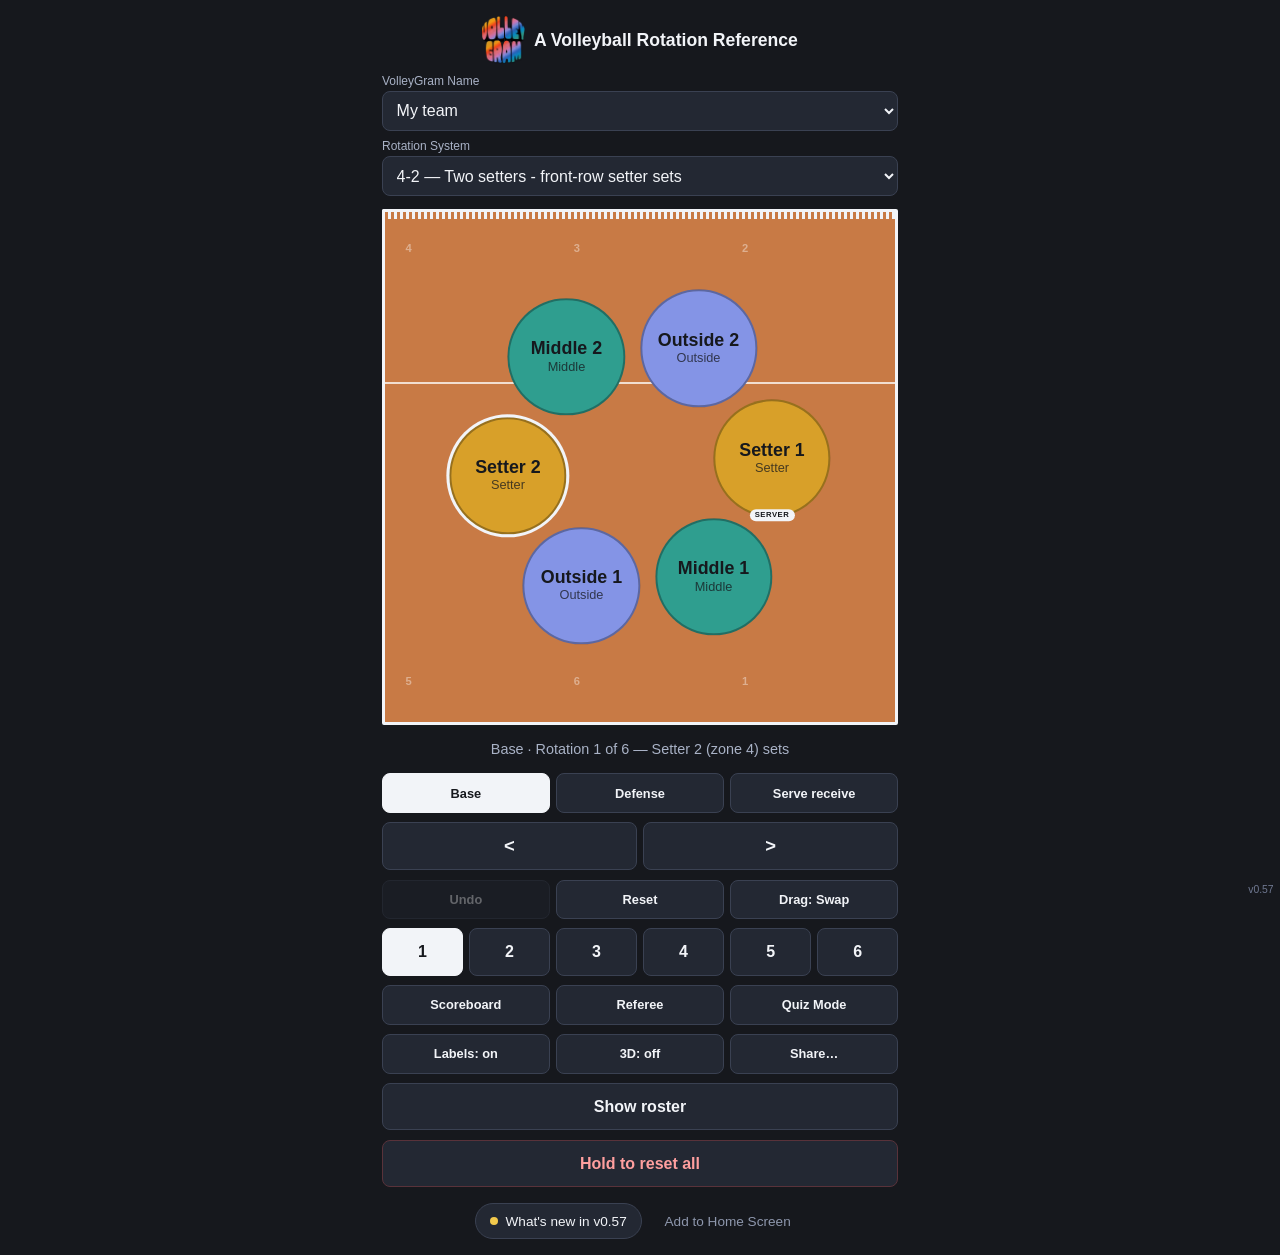
<file: index.html>
<!DOCTYPE html>
<html lang="en">
<head>
  <meta charset="UTF-8">
  <meta name="viewport" content="width=device-width, initial-scale=1.0">
  <!-- Working title. Short on purpose: this is the browser tab, the bookmark,
       and the home-screen shortcut, all of which truncate. The description
       lives beside the mark in the <h1>. -->
  <title>VolleyGram</title>
  <meta name="apple-mobile-web-app-title" content="VolleyGram">
  <!-- Must match body's background in style.css, or the browser chrome and the
       page disagree by a shade on a phone. -->
  <meta name="theme-color" content="#16181d">

  <!-- Icons. All PNG and all opaque: iOS ignores alpha on a home-screen icon
       and fills it with black, so the app's own background is baked in on
       purpose rather than arrived at by accident. The maskable one is a
       separate file because Android crops to a circle of 80% diameter, which
       would take the ends off a wordmark drawn to the edges. -->
  <link rel="icon" href="assets/favicon-32.png?v=0.57" sizes="32x32" type="image/png">
  <link rel="apple-touch-icon" href="assets/icon-180.png?v=0.57">
  <link rel="manifest" href="manifest.webmanifest?v=0.57">

  <!-- Link previews. The share feature sends URLs to team-mates by text, so
       these are what a chat app draws in the bubble. og:image has to be
       absolute -- a crawler has no page to resolve a relative path against.

       No og:url, on purpose (v0.53). It names a page's "real" address, and a
       share link's real address is the one carrying the team after #g=. With
       the bare home page declared here, chat apps that send you to og:url when
       you tap the preview opened an empty VolleyGram instead of the team. -->
  <meta property="og:type" content="website">
  <meta property="og:title" content="VolleyGram">
  <meta property="og:description" content="A volleyball rotation reference. See where everyone stands in every rotation.">
  <meta property="og:image" content="https://hamtaro626.github.io/VolleyGram/assets/og.png?v=0.57">
  <meta name="twitter:card" content="summary_large_image">
  <!-- The ?v= query is cache busting. A browser caches by URL, so changing the
       query makes style.css a URL it has never seen and must fetch fresh.
       Bump this on any release that changes the CSS or JS, or phones will keep
       showing the old one. -->
  <link rel="stylesheet" href="style.css?v=0.57">
</head>
<body>
  <main>
    <!-- A lockup, not a stack: the mark is a wordmark that already says the
         name, so the text beside it is the description only. Spelling the name
         out again next to a logo of the name is the usual way this goes wrong.
         Side by side rather than above also costs about 2rem of height instead
         of 5, which matters -- see main's clamp in style.css.

         The button is a real button inside the heading, rather than a heading
         with role="button": that keeps the h1 a heading for a screen reader and
         still gives the tap target proper keyboard and focus behaviour. Only
         the mark is the button; the description is not, or the whole width of
         the header would replay the intro by accident.

         width and height are the file's real pixel size. They cost nothing and
         they reserve the space before the image arrives, so the court does not
         jump down the screen mid-load. -->
    <h1 class="masthead">
      <button type="button" id="replayIntro" class="title-replay"
        title="Replay the intro" aria-label="VolleyGram. Replay the intro."
        ><img class="logo" src="assets/logo.webp?v=0.57" width="179" height="200"
          alt="VolleyGram"></button>
      <span class="tagline">A Volleyball Rotation Reference</span>
    </h1>

    <label class="picker">
      <span>VolleyGram Name</span>
      <select id="lineup"><!-- filled by script.js --></select>
    </label>

    <label class="picker">
      <span>Rotation System</span>
      <select id="system"><!-- filled by script.js --></select>
    </label>

    <!-- What happened to a share link you just opened (v0.53). Shown once, on
         arrival, and dismissed by hand: someone opening a link from a chat
         needs to know it worked, and that their own teams are still here. -->
    <div class="notice" id="importNotice" role="status" hidden>
      <p id="importNoticeText"></p>
      <button id="dismissImportNotice" aria-label="Dismiss">&times;</button>
    </div>

    <div class="court" id="court">
      <div class="net"></div>
      <div class="attack-line"></div>
      <div class="bench"><span>Off court</span></div>
      <!-- The players get created by script.js -->
      <!-- Tappable zone cells, only live during a quiz -->
      <div class="zone-targets" id="zoneTargets"></div>
    </div>

    <!-- 3D view only (v0.57): back to the straight-on angle after a swipe.
         Outside the court, or it would tilt with it. Its space is held while
         3D is on, so it appearing doesn't push everything below it down. -->
    <button class="recenter" id="recenterView" hidden>Recenter</button>

    <!-- polite: announce the new rotation after the tap, not over it -->
    <p class="status" id="status" aria-live="polite"></p>

    <!-- Formation tabs sit high, right under the court: switching between base,
         serve receive and defense is the thing this app is for. -->
    <div class="formations" id="formationButtons">
      <!-- filled by script.js -->
    </div>

    <div class="formation-options" id="receiveOptions" hidden>
      <label class="setting">
        <span>Passers</span>
        <select id="passers"><!-- filled by script.js --></select>
      </label>
    </div>

    <div class="formation-options" id="defenseOptions" hidden>
      <label class="setting">
        <span>System</span>
        <select id="defenseSystem"><!-- filled by script.js --></select>
      </label>
      <label class="setting">
        <span>Attack from</span>
        <select id="defenseSide">
          <option value="right">Our right (their outside)</option>
          <option value="left">Our left (their right side)</option>
        </select>
      </label>
    </div>

    <!-- Text rather than drawn icons: the SVG versions rendered as empty
         rectangles. The arrows keep an aria-label, since "<" says nothing aloud. -->
    <div class="actions two">
      <button id="prev" class="glyph" aria-label="Previous rotation" title="Previous rotation">&lt;</button>
      <button id="next" class="glyph" aria-label="Next rotation" title="Next rotation">&gt;</button>
    </div>

    <!-- The three that act on the diagram itself. Drag says what a drag on the
         court does: Swap trades two players' places in the lineup (the
         default, v0.49), Move positions one in this rotation, and in 3D Turn
         turns the view (v0.57). Compact so three
         fit across at 320px, the same as the share row. -->
    <div class="actions compact">
      <button id="undo" disabled>Undo</button>
      <button id="reset">Reset</button>
      <button id="dragMode" aria-pressed="true"
        title="What dragging does. Swap trades two players' places in the lineup; Move positions one in this rotation; in 3D, Turn turns the court.">Drag: Swap</button>
    </div>

    <div class="rotations" id="rotationButtons">
      <!-- The rotation buttons get created by script.js -->
    </div>

    <!-- The two screens that replace the app while you are in them. That is a
         real category, which is why this row can be read without a label. -->
    <div class="actions compact">
      <button id="openScoreboard">Scoreboard</button>
      <button id="openReferee" aria-controls="referee">Referee</button>
      <button id="startQuiz">Quiz Mode</button>
    </div>

    <!-- Two display toggles, and the drawer for handing the diagram to
         something else. One job each, so all three say what they are. Compact
         so three fit across at 320px, like the rows above. -->
    <div class="actions compact">
      <button id="toggleLabels" aria-pressed="true">Labels: on</button>
      <button id="toggle3d" aria-pressed="false">3D: off</button>
      <button id="toggleShare" aria-expanded="false" aria-controls="shareMenu">Share&hellip;</button>
    </div>

    <div class="submenu" id="shareMenu" hidden>
      <!-- All three across. "Save all" rather than "Save all rotations": at
           320px this row gets about 90px a column and the longer label needs
           123px, so it was the label or the row. -->
      <div class="actions compact">
        <button id="shareLink">Share team</button>
        <button id="exportImage">Save image</button>
        <button id="exportAll">Save all</button>
      </div>
      <!-- The setting that governs both exports, next to them. -->
      <label class="setting toggle">
        <input type="checkbox" id="transparentExport">
        <span>Transparent background</span>
      </label>
    </div>

    <!-- Alone: it opens the longest panel in the app, and it is the one you
         leave open while editing a lineup. -->
    <div class="actions one">
      <button id="toggleRoster" aria-expanded="false">Show roster</button>
    </div>

    <!-- Last, and alone. It's the one control you least want a thumb to find by
         accident, so nothing sits beside it and nothing follows it. -->
    <div class="actions one">
      <button id="resetAll" class="hold-reset danger">
        <span>Hold to reset all</span>
      </button>
    </div>

    <section class="quiz" id="quiz" hidden>
      <p class="quiz-question" id="quizQuestion"></p>
      <p class="quiz-feedback" id="quizFeedback"></p>
      <div class="quiz-actions">
        <button id="quizNext">Next question</button>
        <button id="endQuiz">End quiz</button>
      </div>
      <p class="quiz-score" id="quizScore"></p>
    </section>

    <section class="roster" id="roster" hidden>
      <div id="rosterRows">
        <!-- The name fields get created by script.js -->
      </div>

      <button id="addPlayer">+ Add player</button>

      <label class="setting">
        <span>Surface</span>
        <select id="surface"><!-- filled by script.js --></select>
      </label>

      <label class="setting">
        <span>Subs enter at</span>
        <select id="entrySlot"><!-- filled by script.js --></select>
      </label>

      <!-- Shown only when the choice has a visible consequence. -->
      <p class="setting-note" id="entryNote" hidden>
        Whoever is off court at rotation 1 is the next server, not the last
        player on your roster &mdash; that's what entering here means. Serving
        order still follows the roster top to bottom.
      </p>

      <label class="setting">
        <span>Role edits apply to</span>
        <select id="roleScope">
          <option value="all">All rotations</option>
          <option value="rotation">This rotation only</option>
        </select>
      </label>

      <button id="clearRoleOverrides">Clear per-rotation roles</button>

      <label class="setting toggle">
        <input type="checkbox" id="checkOverlap">
        <span>Flag overlap violations (base only)</span>
      </label>

      <div class="lineup-actions">
        <button id="newLineup">New lineup</button>
        <button id="duplicateLineup">Duplicate</button>
        <button id="renameLineup">Rename</button>
        <button id="deleteLineup" class="danger">Delete</button>
      </div>
    </section>

    <!-- The ways into What's new (v0.52) and Add to Home Screen (v0.55). The
         very end of the page, after the roster and the quiz, so they never sit
         between controls. Below Hold to reset all is safe in both directions: a
         stray tap can't reset anything, because reset needs a 1.5s hold. -->
    <div class="page-links">
      <button class="page-link" id="openChangelog" aria-controls="changelog">What's new</button>
      <button class="page-link" id="openInstall" aria-controls="install">Add to Home Screen</button>
    </div>
  </main>

  <!-- The scoreboard, outside <main> because it replaces the whole page rather
       than sitting inside it. Landscape and iPad are the target: prop the thing
       up on the bench and read it from the far side of the court. -->
  <section class="scoreboard" id="scoreboard" hidden>
    <!-- Everything that isn't a score lives up here, so the two halves below
         get the whole rest of the screen. -->
    <div class="sb-head">
      <span class="sb-game" id="sbGame">Game 1</span>
      <span class="sb-stat" title="Starts on the first point of each game">
        <span class="sb-stat-label">Game time</span>
        <span class="sb-stat-value" id="sbTimer">0:00</span>
      </span>
      <span class="sb-stat">
        <span class="sb-stat-label">Now</span>
        <span class="sb-stat-value" id="sbClock"></span>
      </span>
      <!-- Only shown on a narrow screen, where it starts the second row. -->
      <span class="sb-break" aria-hidden="true"></span>
      <!-- Hold to whistle (v0.56): sounds from press to release, the same
           whistle as on the Referee page. -->
      <button id="sbWhistle" class="sb-whistle" aria-label="Whistle (hold)">Whistle</button>
      <button id="sbEndGame" class="sb-end">End game</button>
      <button id="closeScoreboard" class="sb-close">Done</button>
    </div>

    <!-- Red and blue rather than labels: which half is which has to be readable
         from further away than any word on this screen. -->
    <div class="sb-teams">
      <div class="sb-team side-home">
        <input class="sb-name" id="sbHomeName" maxlength="20"
               aria-label="Home team name" autocomplete="off" spellcheck="false">
        <div class="sb-pad">
          <button class="sb-point" id="sbHomePoint" aria-label="Point to the home team">
            <span class="sb-score" id="sbHomeScore">0</span>
          </button>
          <button class="sb-minus" id="sbHomeMinus" aria-label="Take a point off the home team" disabled>&minus;1</button>
        </div>
      </div>

      <div class="sb-team side-away">
        <input class="sb-name" id="sbAwayName" maxlength="20"
               aria-label="Away team name" autocomplete="off" spellcheck="false">
        <div class="sb-pad">
          <button class="sb-point" id="sbAwayPoint" aria-label="Point to the away team">
            <span class="sb-score" id="sbAwayScore">0</span>
          </button>
          <button class="sb-minus" id="sbAwayMinus" aria-label="Take a point off the away team" disabled>&minus;1</button>
        </div>
      </div>
    </div>

    <!-- Ending a game asks who took it. That answer is the match record, and
         it's the one thing nobody remembers by game four. -->
    <div class="sb-newgame" id="sbNewGame" hidden>
      <p class="sb-final" id="sbFinal"></p>
      <div class="sb-winners">
        <button class="sb-won side-home" id="sbHomeWon">Home won</button>
        <button class="sb-won side-away" id="sbAwayWon">Away won</button>
      </div>
      <div class="sb-newgame-actions">
        <button id="sbNoResult">Next game, no result</button>
        <button id="sbCancelGame">Cancel</button>
      </div>
    </div>
  </section>

  <!-- What's new, v0.52. Outside <main> because, like the scoreboard, it
       replaces the page while it's open. Newest first, so the change someone
       is most likely asking about is the one at the top. Written for players
       and coaches, not for whoever maintains this -- SPEC.md is that. The top
       entry must match the version in the ?v= URLs; test/migration.js §67
       checks it, so a release can't ship without saying what it changed. -->
  <section class="sheet changelog" id="changelog" hidden
    role="dialog" aria-modal="true" aria-labelledby="changelogTitle">
    <div class="cl-head">
      <h2 id="changelogTitle">What's new</h2>
      <button id="closeChangelog">Done</button>
    </div>
    <ol class="cl-list">
      <li data-version="0.57">
        <h3>v0.57</h3>
        <ul>
          <li><strong>3D view</strong>, next to Labels: the court tilts back as if you're standing behind your own baseline, with the net standing up and the players standing on their spots. They still slide into place when you change rotation.</li>
          <li>Swipe on the court to look from a different angle: side to side turns it all the way round, up and down raises or lowers your view. <em>Recenter</em> puts it back.</li>
          <li><strong>Drag: Turn</strong>, in 3D: a drag anywhere turns the court. Tap Drag for Swap or Move to drag players in 3D too.</li>
        </ul>
      </li>
      <li data-version="0.56">
        <h3>v0.56</h3>
        <ul>
          <li><strong>Referee</strong>, next to Scoreboard: a whistle that sounds for as long as you hold it, and <em>Serve</em>, <em>Rally over</em>, <em>Time-out / sub</em> and <em>Switch ends</em> buttons that show who whistles and what to signal after.</li>
          <li><strong>A whistle on the Scoreboard</strong> too, in the top bar. Hold it for as long as you want it to sound.</li>
          <li>Under the whistles, a cheat sheet of every official hand signal and line judge flag, grouped by what they're for.</li>
        </ul>
      </li>
      <li data-version="0.55">
        <h3>v0.55</h3>
        <ul>
          <li><strong>Works with no signal.</strong> Once you've opened VolleyGram, it keeps working when the gym wifi doesn't.</li>
          <li><strong>Add to Home Screen</strong>, at the bottom of the app, shows how to put VolleyGram on your phone like any other app.</li>
        </ul>
      </li>
      <li data-version="0.54">
        <h3>v0.54</h3>
        <ul>
          <li>The player coming in next is faded like the rest of the bench again, still with their <em>Next in</em> label.</li>
          <li>What's new opens at the top, and Done puts you back where you were.</li>
        </ul>
      </li>
      <li data-version="0.53">
        <h3>v0.53</h3>
        <ul>
          <li><strong>Fixed: shared team links.</strong> In some chat apps, tapping the link preview opened an empty VolleyGram instead of the team. If a link you were sent before opened an empty page, ask for it to be sent again.</li>
          <li>Opening a shared link now says what it added, or that the link was cut short on the way.</li>
        </ul>
      </li>
      <li data-version="0.52">
        <h3>v0.52</h3>
        <ul>
          <li><strong>What's new</strong> &mdash; this page. It's at the bottom of the app, and lights up when there's something you haven't read.</li>
          <li><strong>&ldquo;Next in&rdquo; badge</strong> on whoever comes off the bench next rotation, on screen and in saved images, so a screenshot says who's up.</li>
        </ul>
      </li>
      <li data-version="0.51">
        <h3>v0.51</h3>
        <ul>
          <li><strong>Sit a player out.</strong> Hold them on the court, or press <em>Out</em> on their roster row. They stay on the team but leave the rotation, which works itself out without them. Press <em>Out</em> again to bring them back.</li>
          <li><strong>New team</strong> and <strong>Duplicate this team</strong> are now at the bottom of the VolleyGram Name list.</li>
          <li>Replaces v0.50's typed-in subs.</li>
        </ul>
      </li>
      <li data-version="0.50">
        <h3>v0.50</h3>
        <ul>
          <li>Temporary subs: hold a player and type in a fill-in. Replaced by sitting out in v0.51.</li>
        </ul>
      </li>
      <li data-version="0.49">
        <h3>v0.49</h3>
        <ul>
          <li><strong>Swap players by dragging.</strong> Drag one player onto another, or tap two, and they trade places in the lineup &mdash; in every rotation. This is now what a drag does.</li>
          <li><strong>Drag: Move</strong>, beside Undo, switches back to positioning players by hand.</li>
        </ul>
      </li>
      <li data-version="0.48">
        <h3>v0.48</h3>
        <ul>
          <li>Scoreboard: a game clock that starts on the first point, and the time of day.</li>
          <li>A <strong>&minus;1</strong> on each side instead of one Undo, so a point noticed late comes off the right team.</li>
        </ul>
      </li>
      <li data-version="0.42">
        <h3>v0.42 &ndash; v0.47</h3>
        <ul>
          <li>The VolleyGram logo, and app icons for your home screen.</li>
          <li>The players spin in when the app opens. Tap the logo to watch it again.</li>
        </ul>
      </li>
      <li data-version="0.41">
        <h3>v0.41</h3>
        <ul>
          <li>The court sizes itself to your screen, and names scale with it.</li>
        </ul>
      </li>
      <li data-version="0.40">
        <h3>v0.33 &ndash; v0.40</h3>
        <ul>
          <li>Buttons regrouped by what they do. Sharing and saving images live behind <strong>Share&hellip;</strong>.</li>
          <li>Overlap problems are flagged on the players themselves.</li>
          <li>Off-white sand for beach, with court lines you can see on it.</li>
          <li>Undo no longer rewinds the scoreboard. The screen stays awake while the scoreboard is up.</li>
          <li>Players can be moved with the arrow keys.</li>
        </ul>
      </li>
      <li data-version="0.31">
        <h3>v0.26 &ndash; v0.32</h3>
        <ul>
          <li>Fixed: reordering the roster could snap back when you changed rotation.</li>
          <li>Fixed: with seven or more, the player off court was drawn off the edge of the screen.</li>
          <li>Fixed: double-tapping zoomed the page, and the court blocked scrolling.</li>
          <li>Holding a button no longer selects its text.</li>
        </ul>
      </li>
      <li data-version="0.25">
        <h3>v0.23 &ndash; v0.25</h3>
        <ul>
          <li>Fixed: with seven or more, the serving order didn't follow the roster. The roster is the serving order.</li>
          <li><strong>Subs enter at</strong> is back, and defaults to zone 1.</li>
        </ul>
      </li>
      <li data-version="0.22">
        <h3>v0.22</h3>
        <ul>
          <li><strong>Scoreboard</strong>: two teams, big numbers, a record of who won each game.</li>
        </ul>
      </li>
      <li data-version="0.21">
        <h3>v0.21</h3>
        <ul>
          <li>Playing <strong>surface</strong> per team: indoor, grass or beach.</li>
        </ul>
      </li>
      <li data-version="0.20">
        <h3>v0.20</h3>
        <ul>
          <li>Short-handed? Five players still rotate through six zones, and the app tells you when nobody's left to serve.</li>
        </ul>
      </li>
      <li data-version="0.19">
        <h3>v0.19</h3>
        <ul>
          <li>Optional <strong>overlap check</strong>: flags players out of rotational order at the serve.</li>
        </ul>
      </li>
      <li data-version="0.18">
        <h3>v0.15 &ndash; v0.18</h3>
        <ul>
          <li><strong>Share team</strong>: the whole diagram travels in a link. No accounts.</li>
          <li>Save to Photos on phones that support it.</li>
          <li>Fixed: tapping a player used to pin them in place.</li>
          <li>The version number in the corner.</li>
        </ul>
      </li>
      <li data-version="0.14">
        <h3>v0.13 &ndash; v0.14</h3>
        <ul>
          <li>Named <strong>VolleyGram</strong>.</li>
          <li>Formation tabs right under the court. The ring now marks whoever is setting.</li>
        </ul>
      </li>
      <li data-version="0.12">
        <h3>v0.12</h3>
        <ul>
          <li><strong>Quiz Mode</strong>: tap the zone where a player belongs.</li>
          <li>Images with a transparent background.</li>
        </ul>
      </li>
      <li data-version="0.11">
        <h3>v0.11</h3>
        <ul>
          <li><strong>Serve receive</strong> and <strong>Defense</strong> formations, worked out from who's on court.</li>
        </ul>
      </li>
      <li data-version="0.10">
        <h3>v0.9 &ndash; v0.10</h3>
        <ul>
          <li>Zone numbers on the court. Swipe to change rotation.</li>
          <li>Reorder the roster by dragging. A <em>Server</em> label on zone 1.</li>
          <li>Save all rotations as one image.</li>
        </ul>
      </li>
      <li data-version="0.8">
        <h3>v0.5 &ndash; v0.8</h3>
        <ul>
          <li><strong>5-1</strong> and <strong>6-2</strong> systems, plus Simple with no roles.</li>
          <li>More than one saved team.</li>
          <li>Roles that change for a single rotation.</li>
          <li>Save as image.</li>
        </ul>
      </li>
      <li data-version="0.4">
        <h3>v0.1 &ndash; v0.4</h3>
        <ul>
          <li>The court, six players, and rotations 1 to 6.</li>
          <li>Drag players; each rotation remembers its own diagram.</li>
          <li>Real names, colours by role, up to 12 players, and Undo.</li>
        </ul>
      </li>
    </ol>
  </section>

  <!-- Add to Home Screen (v0.55). The same kind of full-screen page as What's
       new. The steps are the browsers' own, so they're written out rather than
       automated -- except on Android and desktop Chrome, which offer an
       Install button of their own (beforeinstallprompt) that script.js shows
       when it's there. script.js also puts your own phone's steps first. -->
  <section class="sheet install" id="install" hidden
    role="dialog" aria-modal="true" aria-labelledby="installTitle">
    <div class="cl-head">
      <h2 id="installTitle">Add to Home Screen</h2>
      <button id="closeInstall">Done</button>
    </div>

    <p class="in-lead">From your home screen, VolleyGram opens full screen with
      its own icon, like any other app &mdash; and once it's there, it works
      with no signal.</p>

    <p class="in-done" id="installedNote" hidden>You're already using
      VolleyGram from your home screen.</p>

    <button class="in-now" id="installNow" hidden>Install VolleyGram</button>

    <div class="in-platforms" id="installPlatforms">
      <section class="in-platform" data-platform="ios">
        <h3>iPhone or iPad</h3>
        <ol>
          <li>Open this page in <strong>Safari</strong>.</li>
          <li>Tap the <strong>Share</strong> button: the square with an arrow
            pointing up, at the bottom of the screen on an iPhone and the top on
            an iPad.</li>
          <li>Scroll down and tap <strong>Add to Home Screen</strong>.</li>
          <li>Tap <strong>Add</strong>.</li>
        </ol>
        <p class="in-note">On an iPhone, the home-screen VolleyGram keeps its own
          teams, separate from the ones in Safari. Add it first, then build your
          teams there.</p>
      </section>

      <section class="in-platform" data-platform="android">
        <h3>Android</h3>
        <ol>
          <li>Open this page in <strong>Chrome</strong>.</li>
          <li>Tap the <strong>&#8942;</strong> menu, top right.</li>
          <li>Tap <strong>Add to Home screen</strong> or <strong>Install
            app</strong>.</li>
          <li>Tap <strong>Install</strong>.</li>
        </ol>
      </section>
    </div>

    <p class="in-note">Updates arrive by themselves whenever you open it with a
      signal. Your teams stay on your phone either way.</p>
  </section>

  <!-- Referee (v0.56). The same kind of full-screen page as What's new, with
       the whistles pinned to the top so they stay under a thumb while the
       cheat sheet scrolls beneath them. The signals are the FIVB's own
       (Official Volleyball Rules 2025-2028, Diagrams 11 and 12), numbered as
       the rulebook numbers them so they can be looked up. -->
  <section class="sheet referee" id="referee" hidden
    role="dialog" aria-modal="true" aria-labelledby="refereeTitle">
    <div class="ref-top">
      <div class="cl-head">
        <h2 id="refereeTitle">Referee</h2>
        <button id="closeReferee">Done</button>
      </div>

      <!-- Sounds for as long as it's held, so any length of blast is one
           press away. The four below make no sound: they're the moments the
           rules say to whistle, and each shows what to signal after. -->
      <button class="ref-whistle" id="refWhistle">Hold to whistle</button>
      <p class="ref-calls-label">When to whistle</p>
      <div class="ref-calls">
        <button id="refCallServe" aria-pressed="false">Serve</button>
        <button id="refCallRally" aria-pressed="false">Rally over</button>
        <button id="refCallRequest" aria-pressed="false">Time-out / sub</button>
        <button id="refCallCourts" aria-pressed="false">Switch ends</button>
      </div>
      <p class="ref-next" id="refNext" aria-live="polite">Tap one to see who
        whistles, and what to signal after.</p>
      <p class="ref-nosound" id="refNoSound" hidden>This browser can&rsquo;t
        play sound, so the whistles are silent here.</p>
    </div>

    <p class="ref-lead">The rules don&rsquo;t set a length or a number of
      blasts for any whistle. One whistle stops or starts play, and the hand
      signal after it says why. If you hear nothing, turn the volume
      up.</p>

    <section class="ref-group">
      <h3>Starting and stopping play</h3>
      <ul class="ref-signals">
        <li><h4>Authorisation to serve <span class="ref-num">1</span></h4>
          <p>Move the hand to indicate the direction of service.</p></li>
        <li><h4>Team to serve <span class="ref-num">2</span></h4>
          <p>Extend the arm to the side of the team that will serve.</p></li>
        <li><h4>Time-out <span class="ref-num">4</span></h4>
          <p>Place the palm of one hand over the fingers of the other, held vertically (forming a T), then indicate the requesting team.</p></li>
        <li><h4>Substitution <span class="ref-num">5</span></h4>
          <p>Circular motion of the forearms around each other.</p></li>
        <li><h4>Change of courts <span class="ref-num">3</span></h4>
          <p>Raise the forearms front and back and twist them around the body.</p></li>
        <li><h4>End of set (or match) <span class="ref-num">9</span></h4>
          <p>Cross the forearms in front of the chest, hands open.</p></li>
        <li><h4>Double fault and replay <span class="ref-num">23</span></h4>
          <p>Raise both thumbs vertically.</p></li>
      </ul>
    </section>

    <section class="ref-group">
      <h3>In, out, touched</h3>
      <ul class="ref-signals">
        <li><h4>Ball &ldquo;in&rdquo; <span class="ref-num">14</span></h4>
          <p>Point the arm and fingers toward the floor.</p></li>
        <li><h4>Ball &ldquo;out&rdquo; <span class="ref-num">15</span></h4>
          <p>Raise the forearms vertically, hands open, palms towards the body.</p></li>
        <li><h4>Ball touched <span class="ref-num">24</span></h4>
          <p>Brush the palm of one hand across the fingers of the other, held vertically.</p></li>
      </ul>
    </section>

    <section class="ref-group">
      <h3>Ball handling</h3>
      <ul class="ref-signals">
        <li><h4>Catch <span class="ref-num">16</span></h4>
          <p>Slowly lift the forearm, palm of the hand facing upwards.</p></li>
        <li><h4>Double contact <span class="ref-num">17</span></h4>
          <p>Raise two fingers, spread open.</p></li>
        <li><h4>Four hits <span class="ref-num">18</span></h4>
          <p>Raise four fingers, spread open.</p></li>
      </ul>
    </section>

    <section class="ref-group">
      <h3>At the net and the lines</h3>
      <ul class="ref-signals">
        <li><h4>Net touched by a player, or a serve into the net that doesn&rsquo;t cross <span class="ref-num">19</span></h4>
          <p>Indicate the relevant side of the net with the corresponding hand.</p></li>
        <li><h4>Reaching beyond the net <span class="ref-num">20</span></h4>
          <p>Place a hand above the net, palm facing downwards.</p></li>
        <li><h4>Penetration into the opponent&rsquo;s court, ball under the net, or a foot fault at the serve <span class="ref-num">22</span></h4>
          <p>Point to the center line or to the relevant line.</p></li>
      </ul>
    </section>

    <section class="ref-group">
      <h3>Attack, block and position</h3>
      <ul class="ref-signals">
        <li><h4>Attack hit fault <span class="ref-num">21</span></h4>
          <p>Make a downward motion with the forearm, hand open.</p></li>
        <li><h4>Blocking fault or screening <span class="ref-num">12</span></h4>
          <p>Raise both arms vertically, palms forward.</p></li>
        <li><h4>Positional or rotational fault <span class="ref-num">13</span></h4>
          <p>Make a circular motion with the forefinger.</p></li>
      </ul>
    </section>

    <section class="ref-group">
      <h3>Serving</h3>
      <ul class="ref-signals">
        <li><h4>Ball not tossed or released at the service hit <span class="ref-num">10</span></h4>
          <p>Lift the extended arm, the palm of the hand facing upwards.</p></li>
        <li><h4>Delay in service (over 8 seconds) <span class="ref-num">11</span></h4>
          <p>Raise eight fingers, spread open.</p></li>
      </ul>
    </section>

    <section class="ref-group">
      <h3>Cards</h3>
      <ul class="ref-signals">
        <li><h4>Misconduct warning <span class="ref-num">6a</span></h4>
          <p>Show a yellow card.</p></li>
        <li><h4>Misconduct penalty <span class="ref-num">6b</span></h4>
          <p>Show a red card.</p></li>
        <li><h4>Expulsion <span class="ref-num">7</span></h4>
          <p>Show both cards together.</p></li>
        <li><h4>Disqualification <span class="ref-num">8</span></h4>
          <p>Show the red and yellow cards separately.</p></li>
        <li><h4>Delay warning / delay penalty <span class="ref-num">25</span></h4>
          <p>Cover the wrist with a yellow card (warning) or a red card (penalty).</p></li>
      </ul>
    </section>

    <section class="ref-group">
      <h3>Line judges&rsquo; flags</h3>
      <ul class="ref-signals">
        <li><h4>Ball &ldquo;in&rdquo; <span class="ref-num">F1</span></h4>
          <p>Point down with the flag.</p></li>
        <li><h4>Ball &ldquo;out&rdquo; <span class="ref-num">F2</span></h4>
          <p>Raise the flag vertically.</p></li>
        <li><h4>Ball touched <span class="ref-num">F3</span></h4>
          <p>Raise the flag and touch the top with the palm of the free hand.</p></li>
        <li><h4>Crossing space fault, ball touched an outside object, or a foot fault at the serve <span class="ref-num">F4</span></h4>
          <p>Wave the flag over the head and point to the antenna or the line.</p></li>
        <li><h4>Judgement impossible <span class="ref-num">F5</span></h4>
          <p>Raise and cross both arms and hands in front of the chest.</p></li>
      </ul>
    </section>

    <p class="ref-source">From the FIVB Official Volleyball Rules 2025&ndash;2028,
      Diagrams 11 and 12. The numbers are the rulebook&rsquo;s. School and
      recreational leagues play by their own rulebooks and may differ.</p>
  </section>

  <!-- Which build you're actually looking at. Fixed in the corner so checking it
       never means scrolling, and filled by script.js from its own URL. Not a
       button: it floats over the page, so it must never swallow a tap. -->
  <p class="version" id="version"></p>

  <script src="script.js?v=0.57"></script>
</body>
</html>
</file>
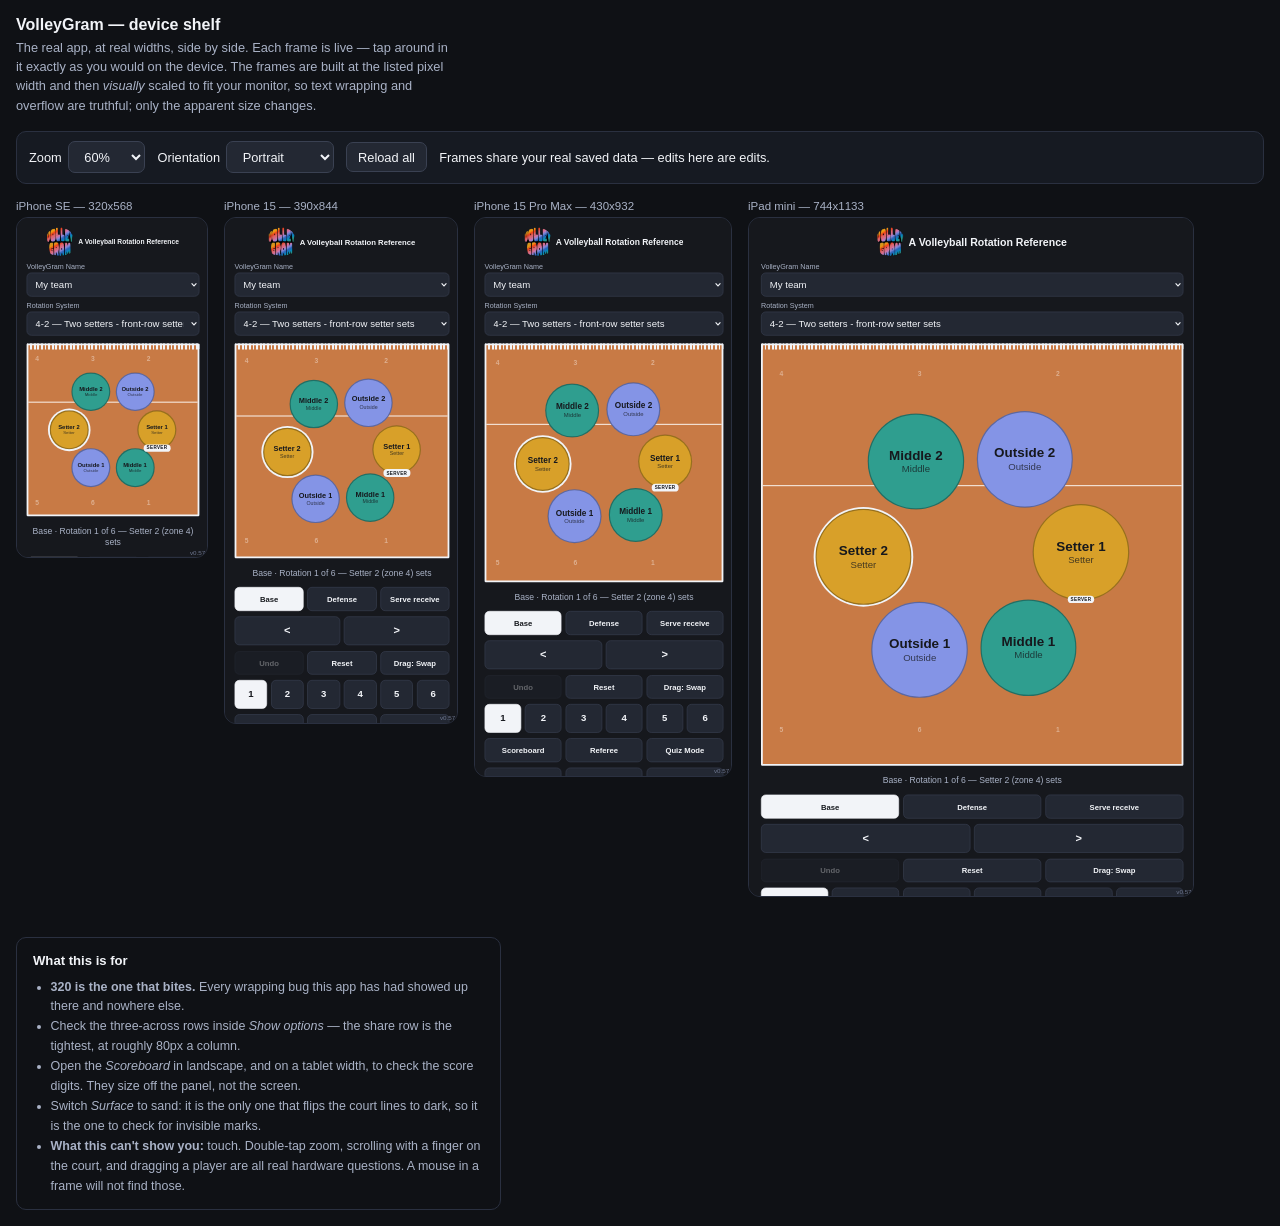
<file: dev/preview.html>
<!DOCTYPE html>
<html lang="en">
<head>
<meta charset="UTF-8">
<meta name="viewport" content="width=device-width, initial-scale=1.0">
<title>VolleyGram — device shelf</title>
<style>
  /* This page is a dev tool, not part of the app. It shares no CSS with it on
     purpose: if it did, a mistake here could disguise a mistake there. */
  * { box-sizing: border-box; }

  body {
    margin: 0;
    padding: 1rem;
    font-family: -apple-system, BlinkMacSystemFont, "Segoe UI", sans-serif;
    background: #0f1115;
    color: #f2f4f8;
  }

  h1 { font-size: 1rem; margin: 0 0 0.25rem; }

  .lede {
    margin: 0 0 1rem;
    font-size: 0.8rem;
    line-height: 1.5;
    color: #a9b2c6;
    max-width: 62ch;
  }

  .bar {
    display: flex;
    flex-wrap: wrap;
    align-items: center;
    gap: 0.75rem;
    padding: 0.6rem 0.75rem;
    margin-bottom: 1rem;
    border: 1px solid #2a3040;
    border-radius: 10px;
    background: #161a22;
    font-size: 0.8rem;
  }

  .bar label { display: flex; align-items: center; gap: 0.4rem; }

  button, select {
    font: inherit;
    font-size: 0.8rem;
    padding: 0.4rem 0.7rem;
    border-radius: 7px;
    border: 1px solid #3a4152;
    background: #232833;
    color: #f2f4f8;
    cursor: pointer;
  }

  .shelf {
    display: flex;
    align-items: flex-start;
    gap: 1rem;
    overflow-x: auto;
    padding-bottom: 1rem;
  }

  figure { margin: 0; flex: 0 0 auto; }

  figcaption {
    font-size: 0.72rem;
    color: #a9b2c6;
    margin-bottom: 0.35rem;
    font-variant-numeric: tabular-nums;
  }

  /* The frame is created at the device's real pixel width, then scaled down
     visually. That distinction is the whole point: the browser lays the page
     out at the true width, so wrapping and overflow are genuine -- scaling only
     changes how much of the shelf fits on your monitor. */
  .viewport {
    position: relative;
    overflow: hidden;
    border: 1px solid #2a3040;
    border-radius: 12px;
    background: #16181d;
  }

  iframe {
    border: 0;
    display: block;
    transform-origin: top left;
  }

  .hints {
    margin-top: 1.5rem;
    padding: 0.75rem 1rem;
    border: 1px solid #2a3040;
    border-radius: 10px;
    font-size: 0.78rem;
    line-height: 1.6;
    color: #a9b2c6;
    max-width: 70ch;
  }

  .hints h2 { font-size: 0.82rem; margin: 0 0 0.4rem; color: #f2f4f8; }
  .hints ul { margin: 0; padding-left: 1.1rem; }
  code { color: #d8a029; }
</style>
</head>
<body>

<h1>VolleyGram — device shelf</h1>
<p class="lede">
  The real app, at real widths, side by side. Each frame is live — tap around in
  it exactly as you would on the device. The frames are built at the listed
  pixel width and then <em>visually</em> scaled to fit your monitor, so text
  wrapping and overflow are truthful; only the apparent size changes.
</p>

<div class="bar">
  <label>Zoom
    <select id="zoom">
      <option value="0.45">45%</option>
      <option value="0.6" selected>60%</option>
      <option value="0.8">80%</option>
      <option value="1">100%</option>
    </select>
  </label>
  <label>Orientation
    <select id="orientation">
      <option value="portrait" selected>Portrait</option>
      <option value="landscape">Landscape</option>
    </select>
  </label>
  <button id="reload">Reload all</button>
  <span id="note"></span>
</div>

<div class="shelf" id="shelf"></div>

<div class="hints">
  <h2>What this is for</h2>
  <ul>
    <li><strong>320 is the one that bites.</strong> Every wrapping bug this app
      has had showed up there and nowhere else.</li>
    <li>Check the three-across rows inside <em>Show options</em> — the share row
      is the tightest, at roughly 80px a column.</li>
    <li>Open the <em>Scoreboard</em> in landscape, and on a tablet width, to
      check the score digits. They size off the panel, not the screen.</li>
    <li>Switch <em>Surface</em> to sand: it is the only one that flips the court
      lines to dark, so it is the one to check for invisible marks.</li>
    <li><strong>What this can't show you:</strong> touch. Double-tap zoom,
      scrolling with a finger on the court, and dragging a player are all real
      hardware questions. A mouse in a frame will not find those.</li>
  </ul>
</div>

<script>
// Widths chosen for what they catch, not for brand coverage: the narrowest
// phone still in use, a common modern phone, a large phone, and a tablet for
// the scoreboard. Heights are the real device heights so vertical crowding is
// honest too.
const DEVICES = [
  { name: 'iPhone SE',        w: 320,  h: 568 },
  { name: 'iPhone 15',        w: 390,  h: 844 },
  { name: 'iPhone 15 Pro Max',w: 430,  h: 932 },
  { name: 'iPad mini',        w: 744,  h: 1133 },
];

const shelf = document.getElementById('shelf');
const zoomSelect = document.getElementById('zoom');
const orientationSelect = document.getElementById('orientation');

function build() {
  const zoom = parseFloat(zoomSelect.value);
  const landscape = orientationSelect.value === 'landscape';
  shelf.replaceChildren();

  DEVICES.forEach((device) => {
    const w = landscape ? device.h : device.w;
    const h = landscape ? device.w : device.h;

    const figure = document.createElement('figure');

    const caption = document.createElement('figcaption');
    caption.textContent = `${device.name} — ${w}x${h}`;

    const viewport = document.createElement('div');
    viewport.className = 'viewport';
    // The box shrinks; the frame inside it does not.
    viewport.style.width = `${w * zoom}px`;
    viewport.style.height = `${h * zoom}px`;

    const frame = document.createElement('iframe');
    frame.src = '../index.html';
    frame.width = w;
    frame.height = h;
    frame.style.transform = `scale(${zoom})`;
    frame.title = `VolleyGram at ${w} by ${h}`;

    viewport.appendChild(frame);
    figure.append(caption, viewport);
    shelf.appendChild(figure);
  });
}

zoomSelect.addEventListener('change', build);
orientationSelect.addEventListener('change', build);
document.getElementById('reload').addEventListener('click', build);

// Every frame shares one localStorage with the real app, because they are the
// same origin. Worth saying out loud: edit a lineup in a frame and you have
// edited your own saved data, and the other frames will not notice until they
// reload.
document.getElementById('note').textContent =
  'Frames share your real saved data — edits here are edits.';

build();
</script>

</body>
</html>
</file>
<file: style.css>
/* Phone first. Everything sizes off the court, and the court sizes off the
   screen, so there are no fixed pixel widths to fight on a different device. */

* {
  box-sizing: border-box;
}

body {
  margin: 0;
  padding: 1rem;
  /* Kills iOS double-tap-to-zoom, which on a page of big buttons fires by
     accident constantly and leaves you zoomed and panned somewhere you didn't
     ask to be. `manipulation` keeps scrolling and pinch-zoom, so nothing about
     reading the page gets harder -- it only drops the double-tap gesture. */
  touch-action: manipulation;
  font-family: -apple-system, BlinkMacSystemFont, "Segoe UI", sans-serif;
  background: #16181d;
  color: #f2f4f8;
  -webkit-text-size-adjust: 100%;
}

/* The court is square and fills this, so main's width *is* the court's height.
   That makes the cap two-sided: too narrow wastes a tablet, too wide pushes the
   formation tabs and rotation arrows off the bottom of a short screen.

   So it grows with the viewport but never past what still leaves room for them.
   22rem is the chrome above and below the court -- heading, two pickers, status
   line, tabs, arrows, body padding -- measured rather than guessed. The clamp's
   floor is the old fixed width, so no layout that worked before gets smaller:
   an iPad in portrait goes from 480px to 704px, in landscape it stays at 480. */
main {
  max-width: 30rem; /* fallback where dvh is unsupported */
  max-width: clamp(30rem, calc(100dvh - 24rem), 44rem);
  margin: 0 auto;
}

/* Scales with the viewport so the name and subtitle stay on one line, right
   down to a 320px phone. nowrap makes that a guarantee rather than a hope; the
   vw term is sized to keep it inside the screen at the narrowest width. */
/* The mark and the description sit on one line, centred as a pair. Stacking
   them would cost about 5rem of height instead of 2, and every rem above the
   court comes out of the court -- see main's clamp below. */
h1 {
  display: flex;
  align-items: center;
  justify-content: center;
  gap: 0.55rem;
  font-size: clamp(0.7rem, 3.3vw, 1.1rem);
  white-space: nowrap;
  text-align: center;
  margin: 0 0 0.6rem;
  font-weight: 600;
}

/* Sized in rem rather than by the viewport: the mark is a fixed piece of
   furniture, and letting it grow with the screen would push the court down on
   exactly the large screens where the court is finally able to fill it.
   width: auto keeps the aspect from the width/height attributes in the HTML. */
.logo {
  display: block;
  height: 3rem;
  width: auto;
}

/* Ellipsis rather than wrap: h1 is nowrap, so an overflowing description would
   otherwise push the mark off-centre on a very narrow phone. It has room down
   to 320px -- this is the guard, not the plan. */
.tagline {
  min-width: 0;
  overflow: hidden;
  text-overflow: ellipsis;
}

/* The title is a button that replays the intro, but it should read as a title
   and nothing else -- so every one of the browser's button defaults is undone.
   font and white-space are set rather than inherited: form controls are exempt
   from inheriting them, so the h1's clamp and nowrap would not reach in here.
   No hover or pressed state either: an affordance that announced itself would
   be a second thing competing for attention above the court, and the intro is
   a garnish, not a feature anyone needs to find. */
.title-replay {
  font: inherit;
  font-size: inherit;
  white-space: nowrap;
  color: inherit;
  background: none;
  border: 0;
  padding: 0;
  margin: 0;
  -webkit-appearance: none;
  appearance: none;
  cursor: pointer;
  /* Suppresses the double-tap-to-zoom wait, which would otherwise sit between
     the tap and the replay. */
  touch-action: manipulation;
}

/* Keyboard users do get told, since they cannot discover it by poking. */
.title-replay:focus-visible {
  outline: 2px solid #7aa2ff;
  outline-offset: 3px;
  border-radius: 4px;
}

.picker {
  display: block;
  margin-bottom: 0.5rem;
}

.picker:last-of-type {
  margin-bottom: 0.8rem;
}

/* Above the control rather than beside it: these selects are full width and
   their option text is long ("4-2 - two setters, front-row setter sets"), so a
   side label would squeeze it. */
.picker span {
  display: block;
  margin-bottom: 0.2rem;
  font-size: 0.75rem;
  color: #a9b2c6;
}

.picker select {
  font: inherit;
  font-size: 16px; /* under 16px, iOS zooms the page when you tap in */
  width: 100%;
  padding: 0.6rem;
  border-radius: 8px;
  border: 1px solid #3a4152;
  background: #232833;
  color: #f2f4f8;
}

/* --- The court -------------------------------------------------------- */

/* A volleyball half-court is 9m x 9m, so it's square. aspect-ratio keeps it
   that way at any width without us doing any math. */
.court {
  position: relative;
  width: 100%;
  aspect-ratio: 1 / 1;
  background: #c87a45;
  /* Every mark drawn on the court reads its colour from here, and so does the
     canvas export -- one definition, two renderers. That is what lets a light
     surface swap the whole set to dark ink without touching either. */
  --line: #f2f4f8;
  --line-soft: rgba(255, 255, 255, 0.75);
  --line-faint: rgba(255, 255, 255, 0.4);
  --line-bench: rgba(255, 255, 255, 0.25);
  --ring: rgba(0, 0, 0, 0.3);
  /* The Server pill is ink on the court too, so it flips with everything else
     rather than staying a white badge on a white surface. */
  --pill-bg: #f2f4f8;
  --pill-fg: #16181d;
  /* Geometry the canvas export has to agree with, held here for the same
     reason as the ink above: the export redescribes the court, and a number
     that lives twice drifts. The CSS below and drawRotation() both read these.
     --player-size is the disc's diameter as a fraction of the court edge. */
  --attack-line: 33.33%;
  --bench-top: 104%;
  --bench-height: 16%;
  --player-size: 23%;
  /* Lets the players size their text off the court instead of off the root
     font, which is what kept a 320px phone's names truncating while an iPad's
     rattled around inside circles twice the size. Inline-size only: the court
     gets its height from aspect-ratio, and nothing here should be clipped --
     the net and the bench both sit outside the box on purpose. */
  container-type: inline-size;
  border: 3px solid var(--line);
  border-radius: 2px;
  /* pan-y, not none. `none` meant a touch starting anywhere on the court --
     which is most of the screen -- could not scroll the page, so you had to
     find a margin to get past it. pan-y hands vertical scrolling back to the
     browser and keeps horizontal movement for the swipe that changes rotation.

     Players override this with `none` of their own, and a descendant's
     touch-action intersects with its ancestors' rather than being overruled by
     them, so dragging a player still works in every direction. A vertical drag
     that the browser claims fires pointercancel, which the swipe handler
     already listens for. */
  touch-action: pan-y;
}

/* Grass. Deliberately dark: it has to carry the white court lines above it and
   stay clear of the roles standing on it. At hue 116 it sits 32 degrees off the
   libero's green -- the closest role, and above the 25 degree floor the rest of
   the palette is held to. Lighter, grassier greens fail that: #567d3a lands 11
   degrees from the libero and the two read as one colour.

   Worth knowing that the clay court above is the *tighter* pair -- 17 degrees
   from the setter's gold. Grass is the better-separated of the two surfaces,
   not a compromise. Re-check both with: node test/contrast.js */
.court.surface-grass {
  background: #2f5e2c;
}

/* Sand, as an off-white -- and the only surface that flips the ink.

   v0.21 tried a pale sand and rejected it, correctly for what the app was then:
   white lines fell to 1.6:1 and the setter's gold vanished into a court sharing
   its hue. Both of those are now fixable rather than fatal. The lines are dark
   here, which is what a real beach court has anyway, and the ring around each
   player is stronger so a bright fill on a pale ground still reads as a disc.

   Every sandy hue is the setter's hue -- 40 against gold's 41 -- so this clears
   the palette on neither hue nor contrast. It clears on *chroma*: at 0.16
   saturation the court is under a quarter as colourful as any role standing on
   it, and a saturated disc on a near-neutral ground is not a collision. That is
   the third route test/contrast.js allows, and this is the surface it exists
   for. Re-check with: node test/contrast.js */
.court.surface-beach {
  background: #e8e5df;
  --line: #3a3f4a;
  --line-soft: rgba(22, 24, 29, 0.55);
  --line-faint: rgba(22, 24, 29, 0.45);
  --line-bench: rgba(22, 24, 29, 0.3);
  --ring: rgba(0, 0, 0, 0.55);
  --pill-bg: #3a3f4a;
  --pill-fg: #f2f4f8;
}

/* The net sits along the top edge. */
.net {
  position: absolute;
  top: -3px;
  left: -3px;
  right: -3px;
  height: 10px;
  /* Transparent gaps rather than a second colour: over the page it shows the
     page, over a court it shows the court, and it needs no per-surface value. */
  background: repeating-linear-gradient(
    90deg,
    var(--line) 0 3px,
    transparent 3px 6px
  );
  border-radius: 2px;
}

/* The 3m attack line: one third of the way back from the net. */
.attack-line {
  position: absolute;
  top: var(--attack-line);
  left: 0;
  right: 0;
  height: 2px;
  background: var(--line-soft);
}

/* Faint zone numbers, one per cell. pointer-events: none so they never
   intercept a swipe or a drag aimed at the court underneath. */
.zone-label {
  position: absolute;
  font-size: 0.7rem;
  font-weight: 700;
  line-height: 1;
  color: var(--line-faint);
  pointer-events: none;
  user-select: none;
  -webkit-user-select: none;
}

/* --- Quiz zone targets ------------------------------------------------ */

/* One tap target per zone cell, covering the whole court. Inert until a quiz is
   running, so they never steal a drag or a swipe. */
.zone-targets {
  display: none;
}

body.quizzing .zone-targets {
  display: block;
}

.zone-target {
  position: absolute;
  padding: 0;
  border: 1px dashed rgba(255, 255, 255, 0.3);
  border-radius: 0;
  background: rgba(255, 255, 255, 0.04);
  cursor: pointer;
  /* Above the players, so an answer is always tappable once they're revealed. */
  z-index: 5;
}

.zone-target:active {
  background: rgba(255, 255, 255, 0.14);
}

.zone-target.is-answer {
  background: rgba(122, 173, 48, 0.4);
  border-color: #7aad30;
}

.zone-target.is-wrong {
  background: rgba(255, 120, 120, 0.35);
  border-color: #ff9f9f;
}

/* Hidden while the question is open; revealed the moment you answer, so a wrong
   guess still shows you the whole formation. */
body.quiz-hide-players .player {
  visibility: hidden;
}

/* The server stays put as an anchor. Knowing who's in zone 1 turns the question
   from blank recall into something you can actually work out. */
body.quiz-hide-players .player.serving {
  visibility: visible;
}

/* --- The bench -------------------------------------------------------- */

/* Only exists once there are more than six players, so it's hidden until
   script.js adds .has-bench to the court. */
.bench {
  display: none;
  position: absolute;
  top: var(--bench-top);
  left: 0;
  right: 0;
  height: var(--bench-height);
  border: 1px dashed var(--line-bench);
  border-radius: 8px;
  align-items: center;
  justify-content: center;
}

.court.has-bench .bench {
  display: flex;
}

.bench span {
  font-size: 0.65rem;
  letter-spacing: 0.1em;
  text-transform: uppercase;
  color: #6d7891;
}

/* Reserve room underneath so the bench doesn't sit on top of the controls.
   A percentage margin measures against the container's *width*, which is
   exactly what we want here -- the court is square, so its width is also the
   yardstick the bench's own percentages are measured in. */
.court.has-bench {
  margin-bottom: 24%;
}

/* --- Players ---------------------------------------------------------- */

/* left/top are set in percentages by script.js. translate(-50%, -50%) shifts
   the circle so those percentages point at its center, not its top-left
   corner -- which makes the position math in the JS much simpler. */
.player {
  position: absolute;
  transform: translate(-50%, -50%);
  width: var(--player-size);
  min-width: 52px;
  aspect-ratio: 1 / 1;
  border-radius: 50%;
  /* Dark ring, since the fills are light -- a white border vanishes on them.
     Per-surface, because a pale court needs a stronger one to hold the disc. */
  border: 2px solid var(--ring);
  color: #16181d; /* every role, no exceptions -- see the palette below */
  display: flex;
  flex-direction: column;
  align-items: center;
  justify-content: center;
  padding: 0 4px;
  /* No overflow: hidden -- the Server tag deliberately hangs off the bottom
     edge. Long names are clipped by .name's own ellipsis instead. */
  text-align: center;
  cursor: grab;
  touch-action: none;
  user-select: none;
  -webkit-user-select: none;
  /* A long press asks about sitting the player out (v0.51), so iOS mustn't
     put its own callout on top of it. */
  -webkit-touch-callout: none;
}

/* The slide between rotations. The class goes on after the first paint so
   players don't fly in from the corner on load; .dragging switches it back off
   so a finger drag tracks instantly instead of lagging behind. */
.court.animate .player {
  transition: left 450ms cubic-bezier(0.4, 0, 0.2, 1),
              top 450ms cubic-bezier(0.4, 0, 0.2, 1);
}

/* No z-index here -- script.js assigns one per player as you grab them, so
   the last one you touched stays on top. */
.player.dragging {
  cursor: grabbing;
}

/* This needs the .court.animate prefix to outweigh the rule above it. Both
   selectors match a circle you're dragging, so the more specific one wins --
   and plain `.player.dragging` counts fewer classes, so it loses and the
   450ms slide stays on, leaving the circle trailing behind the cursor. */
.court.animate .player.dragging {
  transition: none;
}

/* 3.5cqw of the court, so the name keeps its proportion to the circle at every
   width -- the circle is 23cqw, and both now scale together.

   The canvas export has always done this: it draws names at 0.038 x EDGE
   against a 0.23 x EDGE disc. This is a shade under that ratio because the
   export can pass a maxWidth and let the canvas squeeze a long name, and CSS
   has no equivalent -- it can only ellipsis. So the screen leaves the margin
   the export takes at draw time. */
.player .name {
  font-size: clamp(0.6rem, 3.5cqw, 1.4rem);
  font-weight: 700;
  line-height: 1.1;
  max-width: 100%;
  overflow: hidden;
  text-overflow: ellipsis;
  white-space: nowrap;
}

.player .label {
  font-size: clamp(0.45rem, 2.5cqw, 1rem);
  font-weight: 500;
  line-height: 1.2;
  opacity: 0.75;
}

body.hide-labels .player .label {
  display: none;
}

/* Off court: still readable, clearly not in play. */
.player.benched {
  opacity: 0.45;
}

/* Whoever's in zone 1 is serving, marked by the labelled pill alone -- no ring.
   The ring now belongs to the setter, and two rings on one court would compete.
   z-index lifts the server so a neighbouring circle can't cover the tag. */
.player.serving {
  z-index: 2;
}

/* The ring marks whoever is setting this rotation -- which setter that is
   depends on the system, so it's genuinely worth pointing at. Drawn outside the
   circle so it doesn't fight the role colour underneath.
   Named is-setter, not setting: a bare `.setting` rule further down styles the
   roster panel's labelled rows, and it happily matched the player circles too --
   greying the name, forcing it onto one line with the role, and resizing it. */
.player.is-setter {
  box-shadow: 0 0 0 3px #f2f4f8;
  z-index: 3;
}

/* An overlap breach. An outline rather than another box-shadow, because the
   setter ring already owns box-shadow and two rings on one circle would fight.
   Dashed so it reads as a warning rather than another part of the diagram, and
   lifted above both other markers so it's never the one that gets covered. */
.player.illegal {
  outline: 3px dashed #ff9f9f;
  outline-offset: 2px;
  z-index: 4;
}

.player .serve-tag {
  display: none;
  position: absolute;
  left: 50%;
  bottom: -0.4rem;
  transform: translateX(-50%);
  padding: 0.14rem 0.32rem;
  border-radius: 999px;
  background: var(--pill-bg);
  color: var(--pill-fg);
  font-size: 0.48rem;
  font-weight: 700;
  letter-spacing: 0.07em;
  line-height: 1;
  text-transform: uppercase;
  white-space: nowrap;
}

.player.serving .serve-tag {
  display: block;
}

/* Off court now, on court next rotation (v0.52). The Server pill's spot and
   colours -- nobody is ever both, one is in zone 1 and the other is off court
   -- so a screenshot shows who's up without anyone counting around the ring.
   Faded with the rest of the bench (v0.54): v0.52 lifted the next one in to
   0.85 so the pill would read, and it made them look like they were on court. */
.player .next-tag {
  display: none;
  position: absolute;
  left: 50%;
  bottom: -0.4rem;
  transform: translateX(-50%);
  padding: 0.14rem 0.32rem;
  border-radius: 999px;
  background: var(--pill-bg);
  color: var(--pill-fg);
  font-size: 0.48rem;
  font-weight: 700;
  letter-spacing: 0.07em;
  line-height: 1;
  text-transform: uppercase;
  white-space: nowrap;
}

.player.next-in .next-tag {
  display: block;
}


/* The overlap flag, as a badge rather than a sentence under the court. Sits
   opposite the Server pill so a player who is both does not stack them, and
   red rather than white so it reads as a problem at a glance. */
.player .overlap-tag {
  display: none;
  position: absolute;
  left: 50%;
  top: -0.4rem;
  transform: translateX(-50%);
  padding: 0.14rem 0.32rem;
  border-radius: 999px;
  background: #ff9f9f;
  color: #16181d;
  font-size: 0.48rem;
  font-weight: 700;
  letter-spacing: 0.07em;
  text-transform: uppercase;
  white-space: nowrap;
  z-index: 5;
}

.player.illegal .overlap-tag {
  display: block;
}

/* Keyboard focus on a player. An outline, which deliberately displaces the
   illegal-overlap outline while focused -- the focused player is the one being
   fixed, and its tooltip and aria-label still name the rule. */
.player:focus-visible {
  outline: 3px solid var(--line);
  outline-offset: 2px;
}

/* Swap mode, v0.49. A pointer rather than a grab hand: nothing is being placed.
   The picked player (tap-to-swap) and the one a drag would land on share one
   look -- a solid ring in the court's own ink, a size up -- since both mean
   "this is half of the swap". Outline, like the overlap flag, because the
   setter ring owns box-shadow; and it outranks the overlap flag, because
   overlap is about positions and swap mode is not touching any. */
body.swapping .player {
  cursor: pointer;
}

.player.swap-picked,
.player.swap-target {
  outline: 3px solid var(--line);
  outline-offset: 3px;
  transform: translate(-50%, -50%) scale(1.12);
  z-index: 6;
}

/* --- 3D view (v0.57) ------------------------------------------------- */

/* The court tilted back as if seen from behind your own baseline, net at the
   far end. All the numbers come from script.js as custom properties: --tilt
   and --orbit are the angle a swipe sets, --fit shrinks the court so its near
   edge stays on screen as it turns, and --depth is how far away the eye is.

   Transforms are listed right to left: turn the court on the floor (orbit),
   lean it back (tilt), project it (perspective), then shrink the result. */
.court.three-d {
  transform: scale(var(--fit, 0.82)) perspective(var(--depth, 860px))
    rotateX(var(--tilt, 50deg)) rotateZ(var(--orbit, 0deg));
  transform-style: preserve-3d;
  transition: transform 350ms cubic-bezier(0.4, 0, 0.2, 1);
  /* Every direction is a turn of the view here, so the browser mustn't take
     the vertical ones for scrolling. The court is shorter on screen in 3D,
     which leaves more page around it to scroll from. */
  touch-action: none;
  cursor: grab;
  /* A mouse drag that turns the court would otherwise also select text, and
     the Recenter row below lit up blue as the pointer crossed it. */
  user-select: none;
  -webkit-user-select: none;
  /* How far each player stands above the floor. Their Server and Next in
     badges hang below the disc, and with the disc's foot on the floor the
     badge went through it and was cut off by the court. */
  --lift: 0.6rem;
  /* A tilted court is shorter on screen than the square it's laid out in.
     These hand most of the empty space back, so the controls stay close. */
  margin-top: -12%;
  margin-bottom: -18%;
  /* Standing up, a disc this size hides the one behind it. */
  --player-size: 19%;
}

/* The bench lies on the floor in front of the court, so it's foreshortened
   with it and needs far less than the flat view's 24%. */
.court.three-d.has-bench {
  margin-bottom: -4%;
}

/* Following a finger: no easing, or the court lags behind it. */
.court.three-d.turning {
  transition: none;
  cursor: grabbing;
}

/* Each player stands up, feet on their spot. The bottom of the disc is put on
   the spot rather than its middle, then the court's own turn and tilt are
   undone in reverse so the disc faces you whatever the angle. */
.court.three-d .player {
  transform-origin: 50% 100%;
  transform: translate3d(-50%, -100%, var(--lift, 0.6rem))
    rotateZ(calc(-1 * var(--orbit, 0deg))) rotateX(calc(-1 * var(--tilt, 50deg)));
  transform-style: preserve-3d;
  cursor: inherit;
}

/* A shadow on the floor where each one stands, which is what says where they
   are once they're standing up. Turned back down flat by undoing the player's
   own turn. */
.court.three-d .player::after {
  content: "";
  position: absolute;
  left: 50%;
  bottom: 0;
  width: 70%;
  aspect-ratio: 1 / 1;
  border-radius: 50%;
  background: radial-gradient(closest-side, rgba(0, 0, 0, 0.45), rgba(0, 0, 0, 0));
  /* The last step drops it back down by the player's lift, onto the floor. */
  transform: translate(-50%, 50%) rotateX(var(--tilt, 50deg)) rotateZ(var(--orbit, 0deg))
    translateZ(calc(-1 * var(--lift, 0.6rem)));
  pointer-events: none;
}

/* The net stands up along the far edge instead of lying flat on it: hinged
   at its foot and swung up through 90 degrees. A mesh of the court's own ink,
   with a solid tape along the top like the real thing. */
.court.three-d .net {
  top: auto;
  bottom: 100%;
  height: 14%;
  transform-origin: 50% 100%;
  transform: rotateX(-90deg);
  border-radius: 0;
  border-top: 4px solid var(--line);
  background:
    repeating-linear-gradient(90deg, var(--line-soft) 0 1px, transparent 1px 7px),
    repeating-linear-gradient(0deg, var(--line-soft) 0 1px, transparent 1px 7px);
}

/* In a quiz the zones are the answers, and the server stays standing as a
   reference. Flat, the zone buttons sit above the players by z-index; in 3D
   the browser stacks by depth instead and ignores z-index, so the server's
   disc covered zone 1's button. Taps go through the players instead. */
body.quizzing .court.three-d .player {
  pointer-events: none;
}

.recenter {
  display: block;
  margin: 0 0 0 auto;
  padding: 0.35rem 0.8rem;
  font-size: 0.8rem;
}

.recenter[hidden] {
  display: none;
}

/* Straight on already: nothing to recenter, but the space is kept so the
   page doesn't jump when the first swipe makes it needed. */
.recenter.idle {
  visibility: hidden;
}

/* --- Colour by role --------------------------------------------------- */

/* Bright fills with near-black text. This direction gets *more* contrast than
   dark fills with white text did -- the gold reaches 7.59:1 here versus 2.34:1
   the other way round -- so the palette can stay vivid and still be readable.
   All five sit in a 5.4-7.6:1 band so no role reads as harder than another.
   Hues are kept 58+ degrees apart so the roles stay tellable apart, except
   NONE, which is deliberately neutral grey: unset shouldn't look like a
   position. Re-check with: node test/contrast.js */
.role-S {
  background: #d8a029; /* 7.59:1 */
}

.role-MB {
  background: #2f9e8f; /* 5.42:1 */
}

.role-OH {
  background: #8494e6; /* 6.22:1 */
}

.role-OPP {
  background: #d47cbd; /* 6.27:1 */
}

/* Crimson: the last hue with real clearance. Green and cyan sit too close to
   the middle's teal, and anything oranger runs into the court underneath.
   37 degrees from the opposite's pink, which is the tightest pair on the court. */
.role-NONE {
  background: #e8707f; /* 5.97:1 */
}

.role-L {
  background: #7aad30; /* 6.64:1 */
}

/* --- Controls --------------------------------------------------------- */

/* Reserves its full height whatever it says, so the controls under it stop
   moving. The text runs to one line or two depending on the rotation -- a 5-1
   naming two setters, or an overlap count appearing, tips it over -- and at
   1.2em of reserved space every one of those flips shoved the formation tabs
   and everything below them down a line.

   The reserve is a custom property so it is one number to change and something
   the test suite can read. Back to one line in v0.33: taking the overlap count
   out of the wording removed the flip that made two lines worth reserving, and
   two lines of reserved space for one line of text is its own kind of drift. */
.status {
  --status-lines: 1;
  text-align: center;
  margin: 0.9rem 0;
  font-size: 0.9rem;
  line-height: 1.35;
  color: #a9b2c6;
  min-height: calc(var(--status-lines) * 1.35em);
}

/* What happened to a share link you just opened, v0.53. */
.notice {
  display: flex;
  align-items: flex-start;
  gap: 0.5rem;
  margin-bottom: 0.75rem;
  padding: 0.6rem 0.4rem 0.6rem 0.8rem;
  border: 1px solid #3a4152;
  border-radius: 8px;
  background: #232833;
  font-size: 0.85rem;
  line-height: 1.4;
}

.notice[hidden] {
  display: none;
}

.notice p {
  flex: 1;
  margin: 0;
}

.notice button {
  flex: 0 0 auto;
  padding: 0.1rem 0.55rem;
  border: 0;
  background: none;
  font-size: 1.2rem;
  line-height: 1;
  color: #a9b2c6;
}

/* A link that couldn't be read. The overlap flag's red, so it reads as a
   problem rather than news. */
.notice.failed {
  border-color: #ff9f9f;
}

.formations {
  display: grid;
  grid-template-columns: repeat(3, 1fr);
  gap: 0.4rem;
  margin-bottom: 0.6rem;
}

.formations button {
  font-size: 0.8rem;
  padding: 0.7rem 0.2rem;
}

.formations button.active {
  background: #f2f4f8;
  border-color: #f2f4f8;
  color: #16181d;
}

/* Only the options relevant to the current formation are shown, so this block
   appears and disappears. Needs the [hidden] rule for the same reason the
   roster panel does -- an author display rule outranks the browser's. */
.formation-options {
  display: grid;
  gap: 0.4rem;
  margin-bottom: 0.6rem;
  padding: 0.6rem;
  border: 1px solid #3a4152;
  border-radius: 8px;
}

.formation-options[hidden] {
  display: none;
}

.formation-options select {
  font: inherit;
  font-size: 16px; /* under 16px, iOS zooms the page when you tap in */
  padding: 0.45rem;
  border-radius: 6px;
  border: 1px solid #3a4152;
  background: #16181d;
  color: #f2f4f8;
  min-width: 0;
}

.rotations {
  display: grid;
  grid-template-columns: repeat(6, 1fr);
  gap: 0.4rem;
  margin-bottom: 0.6rem;
}

.actions {
  display: grid;
  grid-template-columns: 1fr 1fr 1fr;
  gap: 0.4rem;
  margin-bottom: 0.6rem;
}

.actions.two {
  grid-template-columns: 1fr 1fr;
}

.actions.one {
  grid-template-columns: 1fr;
}

/* Three text labels across a 320px phone leaves about 100px a column, which is
   narrower than a word-and-a-half at the default size. Dropped to the same
   0.8rem the formation tabs use rather than letting the labels wrap. */
.actions.compact button {
  font-size: 0.8rem;
  padding: 0.7rem 0.2rem;
}

/* Folded away behind More. Boxed so it reads as belonging to the button above
   it rather than as another peer row of controls. It holds rows now rather
   than being one, since Save... opens a second level inside it. */
.submenu {
  border: 1px solid #3a4152;
  border-radius: 10px;
  padding: 0.4rem;
  margin-bottom: 0.6rem;
}

.submenu[hidden] {
  display: none;
}

/* The rows already carry a bottom margin; the last one inside the box would
   otherwise leave a gap the border has to hold open. */
.submenu .actions:last-child {
  margin-bottom: 0;
}

/* v0.40 removed the second level of nesting, and .nested and .share-menu with
   it -- there is one drawer now, so there is nothing to inset from anything. */
.submenu > .setting {
  margin-bottom: 0.2rem;
}

/* `hidden` sets display:none, but .actions sets display:grid and an author rule
   beats the browser's. Same trap the roster panel and the scoreboard hit. */
.actions[hidden] {
  display: none;
}

/* --- Scoreboard ------------------------------------------------------- */

/* This one is not phone-first. It's meant to be propped on a bench and read
   from the far side of a court, so everything sizes off vmin -- the short edge
   -- which is what actually limits how big a digit can be in either
   orientation, and grows properly on an iPad. */

body.scoring > main,
body.scoring > .version,
body.reading > main,
body.reading > .version {
  display: none;
}

/* --- Full-screen pages: What's new (v0.52), Add to Home Screen (v0.55) - */

/* Take over the page like the scoreboard, but they're for reading, so they
   scroll and keep a comfortable line length rather than sizing off vmin. */
.sheet {
  max-width: 34rem;
  margin: 0 auto;
}

.sheet[hidden] {
  display: none;
}

.cl-head {
  position: sticky;
  top: 0;
  display: flex;
  align-items: center;
  justify-content: space-between;
  gap: 1rem;
  padding: 0.25rem 0 0.75rem;
  background: #16181d;
}

.cl-head h2 {
  margin: 0;
  font-size: 1.3rem;
}

.cl-head button {
  padding: 0.6rem 1.2rem;
}

.cl-list {
  list-style: none;
  margin: 0;
  padding: 0;
}

.cl-list > li {
  padding: 0.9rem 0;
  border-top: 1px solid #3a4152;
}

.cl-list h3 {
  margin: 0 0 0.4rem;
  font-size: 1rem;
  font-variant-numeric: tabular-nums;
}

/* The newest one is the one people opened this to read. */
.cl-list > li:first-child h3::after {
  content: 'Latest';
  margin-left: 0.5rem;
  padding: 0.12rem 0.45rem;
  border-radius: 999px;
  background: #f2f4f8;
  color: #16181d;
  font-size: 0.65rem;
  font-weight: 700;
  letter-spacing: 0.05em;
  text-transform: uppercase;
  vertical-align: 0.1rem;
}

.cl-list ul {
  margin: 0;
  padding-left: 1.1rem;
  color: #c9cfdc;
  line-height: 1.45;
}

.cl-list ul li + li {
  margin-top: 0.3rem;
}

/* Add to Home Screen (v0.55). */
.install p {
  color: #c9cfdc;
  line-height: 1.45;
}

.in-lead {
  margin: 0 0 1rem;
}

.in-done {
  padding: 0.6rem 0.8rem;
  border: 1px solid #3a4152;
  border-radius: 8px;
  background: #232833;
}

.in-done[hidden],
.in-now[hidden] {
  display: none;
}

/* Only there when the browser offers to install it directly. Filled, like
   an active tab, because it's the one-tap way to do the whole page. */
.in-now {
  display: block;
  width: 100%;
  margin-bottom: 1rem;
  background: #f2f4f8;
  border-color: #f2f4f8;
  color: #16181d;
}

.in-platform {
  padding: 0.9rem 0;
  border-top: 1px solid #3a4152;
}

.in-platform h3 {
  margin: 0 0 0.5rem;
  font-size: 1rem;
}

/* Your own phone's steps come first, and say so. */
.in-platform.yours h3::after {
  content: 'Your phone';
  margin-left: 0.5rem;
  padding: 0.12rem 0.45rem;
  border-radius: 999px;
  background: #f2f4f8;
  color: #16181d;
  font-size: 0.65rem;
  font-weight: 700;
  letter-spacing: 0.05em;
  text-transform: uppercase;
  vertical-align: 0.1rem;
}

.in-platform ol {
  margin: 0;
  padding-left: 1.3rem;
  color: #c9cfdc;
  line-height: 1.45;
}

.in-platform ol li + li {
  margin-top: 0.35rem;
}

.in-note {
  font-size: 0.85rem;
}

/* --- Referee (v0.56) ------------------------------------------------- */

/* The whistles ride along at the top while the signals scroll under them: the
   whistle is the thing needed in a hurry. */
.ref-top {
  position: sticky;
  top: 0;
  z-index: 1;
  padding-bottom: 0.75rem;
  border-bottom: 1px solid #3a4152;
  background: #16181d;
}

/* Already inside a sticky block, so the title row doesn't need to be one. */
.ref-top .cl-head {
  position: static;
}

/* The one filled button on the page, the same light fill Install uses, so it
   reads as the main thing here. */
.ref-whistle {
  display: block;
  width: 100%;
  padding: 1.4rem 1rem;
  font-size: 1.2rem;
  background: #f2f4f8;
  border-color: #f2f4f8;
  color: #16181d;
  /* A held press that drifts would otherwise turn into a scroll, and the
     browser cancels the press -- cutting the whistle off mid-blast. */
  touch-action: none;
}

.ref-whistle.blowing {
  filter: brightness(0.8);
}

.ref-calls-label {
  margin: 0.8rem 0 0;
  font-size: 0.75rem;
  text-transform: uppercase;
  letter-spacing: 0.05em;
  color: #a9b2c6;
}

/* The one being read. An outline rather than a fill, so nothing here looks
   like the whistle except the whistle. */
.ref-calls button[aria-pressed="true"] {
  border-color: #f2f4f8;
}

/* Two by two on a phone: "Time-out / sub" doesn't fit a quarter of one. */
.ref-calls {
  display: grid;
  grid-template-columns: 1fr 1fr;
  gap: 0.4rem;
  margin-top: 0.3rem;
}

@media (min-width: 560px) {
  .ref-calls {
    grid-template-columns: repeat(4, 1fr);
  }
}

/* Room for two lines held open, so the buttons above don't jump when the
   first call fills it. */
.ref-next {
  margin: 0.6rem 0 0;
  min-height: 2.7em;
  font-size: 0.9rem;
  color: #a9b2c6;
}

.ref-nosound {
  margin: 0.5rem 0 0;
  font-size: 0.9rem;
  color: #ff9f9f;
}

.ref-nosound[hidden] {
  display: none;
}

.ref-lead,
.ref-source {
  font-size: 0.9rem;
  color: #a9b2c6;
}

.ref-group h3 {
  margin: 1.4rem 0 0.2rem;
  font-size: 1.05rem;
}

.ref-signals {
  list-style: none;
  margin: 0;
  padding: 0;
}

.ref-signals li {
  padding: 0.7rem 0;
  border-top: 1px solid #3a4152;
}

.ref-signals h4 {
  display: flex;
  justify-content: space-between;
  align-items: baseline;
  gap: 0.75rem;
  margin: 0 0 0.2rem;
  font-size: 0.95rem;
}

.ref-signals p {
  margin: 0;
  color: #c9cfdc;
}

/* The rulebook's own number, so a signal can be looked up there. */
.ref-num {
  flex: 0 0 auto;
  padding: 0.05rem 0.45rem;
  border: 1px solid #3a4152;
  border-radius: 999px;
  font-size: 0.75rem;
  font-weight: 600;
  color: #a9b2c6;
  font-variant-numeric: tabular-nums;
}

.scoreboard {
  position: fixed;
  inset: 0;
  display: flex;
  flex-direction: column;
  gap: 1.5vmin;
  padding: 2vmin;
  background: #16181d;
  /* Behind the notch and the home indicator on a phone lying sideways. */
  padding-left: max(2vmin, env(safe-area-inset-left));
  padding-right: max(2vmin, env(safe-area-inset-right));
  padding-bottom: max(2vmin, env(safe-area-inset-bottom));
}

/* Same trap the roster panel hit: `hidden` sets display:none, but the author
   rule above sets display:flex and wins. This puts it back. */
.scoreboard[hidden] {
  display: none;
}

.sb-head {
  display: flex;
  align-items: center;
  gap: clamp(0.5rem, 2vmin, 1.5rem);
  flex: 0 0 auto;
}

.sb-game {
  flex: 1 1 auto;
  min-width: 0;
  font-size: clamp(0.9rem, 3vmin, 1.6rem);
  font-weight: 700;
  white-space: nowrap;
  overflow: hidden;
  text-overflow: ellipsis;
}

.sb-close,
.sb-end,
.sb-whistle {
  flex: 0 0 auto;
  padding: 0.6rem 1.2rem;
}

/* The one filled button in the bar, like the Referee page's whistle: it's the
   thing reached for in a hurry. Held rather than tapped, so a drifting thumb
   mustn't turn into a scroll that cancels it mid-blast. */
.sb-whistle {
  background: #f2f4f8;
  border-color: #f2f4f8;
  color: #16181d;
  touch-action: none;
}

.sb-whistle.blowing {
  filter: brightness(0.8);
}

.sb-whistle[hidden] {
  display: none;
}

/* Game time and time of day: a small label over the number, so the pair stays
   narrow enough to share a phone's width with the game line and two buttons. */
.sb-stat {
  flex: 0 0 auto;
  display: flex;
  flex-direction: column;
  align-items: center;
  line-height: 1.1;
}

.sb-stat-label {
  font-size: clamp(0.6rem, 1.6vmin, 0.8rem);
  text-transform: uppercase;
  letter-spacing: 0.05em;
  color: #aab2c0;
}

.sb-stat-value {
  font-size: clamp(0.9rem, 3vmin, 1.6rem);
  font-weight: 700;
  /* Digits keep their own width, so the clock doesn't shuffle every second. */
  font-variant-numeric: tabular-nums;
}

/* Waiting for the first point. */
.sb-stat-value.idle {
  color: #aab2c0;
}

/* A phone held upright can't fit them all across: the game line was cut down
   to "G..." and lost the one number it exists to show (v0.48). So it's two
   rows: the game line and the times, then the whistle stretched wide beside
   End game and Done.

   The break is an element that takes a whole row's width and no height,
   rather than left to wherever the buttons happen to run out of room. That
   moved with the phone's width: a whistle beside the game line on one phone,
   Done alone on a third row on another. Tried first as a grid, which at 360px
   either cut the games tally off or squeezed End game onto two lines. */
.sb-break {
  display: none;
}

@media (max-width: 480px) {
  .sb-head {
    flex-wrap: wrap;
    row-gap: 0.4rem;
  }

  .sb-break {
    display: block;
    flex-basis: 100%;
    height: 0;
  }

  .sb-whistle {
    flex: 1 1 auto;
  }

  .sb-close,
  .sb-end,
  .sb-whistle {
    padding: 0.6rem 0.9rem;
  }

  /* With no whistle (no Web Audio), End game and Done keep to the right. */
  .sb-end {
    margin-left: auto;
  }
}

/* --- Team colours ----------------------------------------------------- */

/* Red and blue, because which half is which has to be readable from further
   away than any word on this screen. The pair is chosen on three counts: both
   carry white numerals (5.35:1 and 5.02:1), both stand clear of the page behind
   them (3.02:1 and 3.21:1, since the filled panel is its own edge and no border
   is drawn), and they are within 6% of each other in lightness -- so neither
   team's half looks brighter, and so more important, than the other's. All the
   separation is hue, 137 degrees of it.

   The blue started at #2a5fb8 and was lightened: it looked right but sat at
   2.90:1 against the page, just under the 3:1 the courts are held to.

   Kept away from the app's existing reds on purpose: #ff9f9f is what an
   overlap violation and a danger button look like, and a team is not an error.
   Re-check with: node test/contrast.js */
.side-home {
  --team: #b8323f;
}

.side-away {
  --team: #2e66c2;
}

.sb-teams {
  flex: 1 1 auto;
  display: grid;
  grid-template-columns: 1fr 1fr;
  gap: 2vmin;
  min-height: 0; /* let the halves shrink instead of overflowing the screen */
}

.sb-team {
  display: flex;
  flex-direction: column;
  gap: 1vmin;
  min-height: 0;
  min-width: 0;
}

.sb-name {
  font: inherit;
  font-size: clamp(0.9rem, 3.4vmin, 2rem);
  font-weight: 700;
  text-align: center;
  width: 100%;
  padding: 0.4rem;
  border: 2px solid var(--team);
  border-radius: 8px;
  background: #232833;
  color: #f2f4f8;
  -webkit-appearance: none;
  appearance: none;
}

/* Holds the score and the subtract button laid over its bottom edge. They're
   siblings rather than one inside the other because a button can't contain a
   button. */
.sb-pad {
  position: relative;
  flex: 1 1 auto;
  min-height: 0;
  display: flex;
}

/* The whole half is the tap target, filled with the team's colour. Courtside
   you are not aiming. */
.sb-point {
  flex: 1 1 auto;
  min-height: 0;
  width: 100%;
  display: flex;
  align-items: center;
  justify-content: center;
  padding: 0;
  border: none;
  border-radius: 14px;
  background: var(--team);
  color: #f2f4f8;
  /* Stops iOS treating a fast second tap as a zoom rather than a second point. */
  touch-action: manipulation;
  /* Lets .sb-score size off this panel rather than the viewport -- see below. */
  container-type: size;
}

/* Darkening rather than lightening: the fills already carry white text, and
   going the other way would cost contrast at the moment of the tap. */
.sb-point:active {
  filter: brightness(0.8);
}

/* vmin was the wrong yardstick and an iPad is where it shows.

   vmin is the *viewport's* short edge, so on an iPad in landscape it measures
   the height -- 820pt or so -- and 30% of that left the score at about 250pt
   in a panel with room for far more. On a phone held upright the same rule
   measured the width, which really is the binding constraint there, and landed
   at a size that reads correctly. One rule, two different questions.

   The digits should size off the panel they sit in, not the screen. Container
   query units ask exactly that: cqw and cqh are the width and height of
   .sb-point. Width is what limits a two-digit score, so 65cqw does the work
   and 70cqh only steps in on a panel that is wider than it is tall.

   Portrait phone lands within a few percent of where it was, which is the
   size that was already right. An iPad gains about half again. */
.sb-score {
  font-size: clamp(3rem, 30vmin, 20rem);
  font-weight: 700;
  line-height: 1;
  /* Digits keep their own width, so the number stops jittering as it climbs. */
  font-variant-numeric: tabular-nums;
}

/* The vmin rule above stays as the fallback for anything without container
   queries, which is why it isn't simply replaced. */
@supports (container-type: size) {
  .sb-score {
    font-size: min(70cqh, 65cqw);
  }
}

/* Takes a point back off this side. Deliberately smaller than the score and
   pinned to the bottom edge, so it is reachable without aiming hard but is
   not where a thumb lands when scoring. A darkened wash over the team colour
   rather than a new colour: it reads as part of that team's half. 44px is
   Apple's minimum comfortable target. */
.sb-minus {
  position: absolute;
  left: 50%;
  bottom: 1.5vmin;
  transform: translateX(-50%);
  min-width: 44px;
  min-height: 44px;
  padding: 0.3rem clamp(1rem, 3vmin, 2rem);
  font-size: clamp(1rem, 3vmin, 1.6rem);
  font-weight: 700;
  border: 2px solid rgba(242, 244, 248, 0.5);
  border-radius: 999px;
  background: rgba(0, 0, 0, 0.3);
  color: #f2f4f8;
  touch-action: manipulation;
}

.sb-minus:active {
  background: rgba(0, 0, 0, 0.5);
}

/* Nothing to take back at zero. Hidden rather than greyed so a 0 panel stays
   clean from across the gym. */
.sb-minus:disabled {
  visibility: hidden;
}

/* --- Ending a game ---------------------------------------------------- */

/* Covers the scoreboard rather than sitting under it: it asks one question and
   the score behind it is what you're answering about. */
.sb-newgame {
  position: absolute;
  inset: 0;
  display: flex;
  flex-direction: column;
  align-items: center;
  justify-content: center;
  gap: 2vmin;
  padding: 4vmin;
  background: rgba(22, 24, 29, 0.96);
}

.sb-newgame[hidden] {
  display: none;
}

.sb-final {
  margin: 0;
  text-align: center;
  font-size: clamp(1rem, 3.2vmin, 1.8rem);
  font-weight: 600;
}

.sb-winners {
  display: grid;
  grid-template-columns: 1fr 1fr;
  gap: 2vmin;
  width: min(100%, 40rem);
}

.sb-won {
  padding: clamp(1rem, 5vmin, 3rem) 1rem;
  font-size: clamp(0.9rem, 2.6vmin, 1.4rem);
  border: none;
  background: var(--team);
  color: #f2f4f8;
}

/* Nothing was played, so there is no winner to offer. */
.sb-newgame.nothing-played .sb-winners {
  display: none;
}

.sb-newgame-actions {
  display: flex;
  gap: 1rem;
  flex-wrap: wrap;
  justify-content: center;
}

.sb-newgame-actions button {
  padding: 0.7rem 1.4rem;
}

/* --- Version marker --------------------------------------------------- */

/* Small, dim, and pinned to the corner so it's readable without scrolling the
   whole column. pointer-events: none so it can never swallow a tap meant for
   whatever sits underneath it. */
.version {
  position: fixed;
  right: 0.4rem;
  bottom: 0.3rem;
  margin: 0;
  font-size: 0.65rem;
  font-variant-numeric: tabular-nums;
  color: #6f7891;
  pointer-events: none;
}

/* What's new and Add to Home Screen: the last things on the page. Quiet --
   text buttons, not cards -- because they're read once, not used courtside.
   Side by side, wrapping onto two lines if a narrow phone needs it. */
.page-links {
  display: flex;
  flex-wrap: wrap;
  justify-content: center;
  gap: 0.25rem 0.5rem;
  margin-top: 1rem;
}

.page-link {
  padding: 0.6rem 0.9rem;
  border: 0;
  background: none;
  font-size: 0.85rem;
  font-weight: 500;
  color: #8e97ad;
}

.page-link[hidden] {
  display: none;
}

/* There's a release you haven't read about. Lit, with a dot, until you do. */
.page-link.unseen {
  color: #f2f4f8;
  border: 1px solid #3a4152;
  background: #232833;
  border-radius: 999px;
}

.page-link.unseen::before {
  content: '';
  display: inline-block;
  width: 0.5rem;
  height: 0.5rem;
  margin-right: 0.45rem;
  border-radius: 50%;
  background: #f2c94c;
  vertical-align: 0.05rem;
}

/* --- Buttons ---------------------------------------------------------- */

button {
  /* iOS Safari otherwise applies its own control styling on top of ours, which
     is one candidate for buttons rendering white on an iPhone. */
  -webkit-appearance: none;
  appearance: none;
  font: inherit;
  font-weight: 600;
  padding: 0.85rem 0.25rem;
  border-radius: 8px;
  border: 1px solid #3a4152;
  background: #232833;
  color: #f2f4f8;
  cursor: pointer;
  touch-action: manipulation;
  /* A long press on a button is a gesture, not an attempt to select its label.
     iOS otherwise starts a text selection and raises the callout bar partway
     through -- most visibly on Hold to reset all, where the long press is the
     whole interaction and takes 1.5s. No button label is worth selecting. */
  user-select: none;
  -webkit-user-select: none;
  -webkit-touch-callout: none;
}

button:active {
  background: #2f3644;
}

button:disabled {
  opacity: 0.35;
  cursor: default;
}

/* The currently selected rotation, inverted the same way the active formation
   tab is. */
.rotations button.active {
  background: #f2f4f8;
  border-color: #f2f4f8;
  color: #16181d;
}

button.danger {
  width: 100%;
  color: #ff9f9f;
  border-color: #59323a;
}

/* The "<" and ">" arrows, bumped up so they don't look spindly next to words. */
button.glyph {
  font-size: 1.15rem;
  font-weight: 700;
  line-height: 1;
}

/* --- Hold to reset ----------------------------------------------------- */

/* The fill is a bar behind the label whose width transitions to 100% over the
   hold duration. Letting go removes .holding, which also removes the
   transition -- so it snaps back to zero instead of easing back. */
.hold-reset {
  position: relative;
  overflow: hidden;
}

.hold-reset::before {
  content: '';
  position: absolute;
  top: 0;
  bottom: 0;
  left: 0;
  width: 0;
  background: #6d2b35;
}

.hold-reset.holding::before {
  width: 100%;
  transition: width 1500ms linear;
}

/* Keeps the label above the bar sliding underneath it. */
.hold-reset > span {
  position: relative;
}

/* --- Roster panel ----------------------------------------------------- */

.roster {
  border: 1px solid #3a4152;
  border-radius: 10px;
  padding: 0.75rem;
  display: grid;
  gap: 0.5rem;
}

/* The `hidden` attribute hides things by setting display:none -- but the rule
   above sets display:grid, and an author rule beats the browser's built-in
   one. So the panel ignored `hidden` entirely and was always open. This puts
   display:none back where it can win. */
.roster[hidden] {
  display: none;
}

#rosterRows {
  display: grid;
  gap: 0.5rem;
}

/* handle | swatch | name | role | remove. minmax(0, 1fr) on the name is what
   lets it shrink -- a plain 1fr refuses to go below its content width and
   pushes the controls off screen on a phone. */
.roster-row {
  display: grid;
  /* The name keeps a floor (v0.51): the Out button took about 2.5rem from
     this row, and at 320px it came straight out of the name, leaving a box a
     letter wide. Now the role select gives way first, down to the width the
     name had before v0.51. */
  grid-template-columns: 1.3rem 0.9rem minmax(4rem, 1fr) minmax(0, auto) auto 1.4rem;
  align-items: center;
  gap: 0.35rem;
  background: #232833;
  border-radius: 6px;
}

.roster button.icon.handle {
  cursor: grab;
  font-size: 0.9rem;
  /* Without this, dragging the handle scrolls the page instead. */
  touch-action: none;
}

/* Lifted and faded while it's being moved, so it reads as detached from the
   list it's being dropped back into. */
.roster-row.row-dragging {
  opacity: 0.85;
  box-shadow: 0 4px 14px rgba(0, 0, 0, 0.45);
}

.roster-row.row-dragging .handle {
  cursor: grabbing;
}

.swatch {
  width: 1rem;
  height: 1rem;
  border-radius: 50%;
}

/* Marks a player whose role was set for this rotation only, so the panel isn't
   silently showing something different from their base role. */
.roster-row.overridden .swatch {
  box-shadow: 0 0 0 2px #f2f4f8;
}

.roster input,
.roster select {
  font: inherit;
  font-size: 16px; /* under 16px, iOS zooms the page when you tap in */
  padding: 0.5rem;
  border-radius: 6px;
  border: 1px solid #3a4152;
  background: #16181d;
  color: #f2f4f8;
  min-width: 0;
}

.roster button.icon {
  padding: 0.3rem 0;
  font-size: 0.8rem;
  line-height: 1;
  color: #a9b2c6;
  border-color: transparent;
  background: none;
}

.roster button.icon.remove {
  font-size: 1.1rem;
}

/* Sitting out, v0.51. A small word rather than a glyph -- there's no symbol
   for "on the team, not playing" that reads at a glance. Filled when pressed,
   the same as the active formation tab. */
.roster-row select {
  width: 100%;
  /* Narrower side padding, so a squeezed select still shows the role. */
  padding-left: 0.3rem;
  padding-right: 0.15rem;
}

.roster button.icon.sit {
  padding: 0.3rem 0.35rem;
  border: 1px solid #3a4152;
  border-radius: 999px;
  font-size: 0.7rem;
}

.roster button.icon.sit[aria-pressed="true"] {
  background: #f2f4f8;
  border-color: #f2f4f8;
  color: #16181d;
}

/* The rest of a sitting-out row fades, so who's playing still reads first. */
.roster-row.sitting-out .swatch,
.roster-row.sitting-out input[type="text"],
.roster-row.sitting-out select {
  opacity: 0.45;
}

.roster-row.sitting-out input[type="text"] {
  font-style: italic;
}

.roster button.icon:hover:not(:disabled) {
  color: #f2f4f8;
}

.roster button.icon.remove:hover:not(:disabled) {
  color: #ff9f9f;
}

/* A consequence worth stating next to the control that causes it, rather than
   letting someone discover it on the court and report it as a bug. */
.setting-note {
  margin: -0.2rem 0 0.2rem;
  font-size: 0.75rem;
  line-height: 1.4;
  color: #a9b2c6;
}

.setting-note[hidden] {
  display: none;
}

/* Open panels read as pressed. Same treatment the formation tabs and rotation
   numbers already use for "this is the one you're on", so there is one visual
   language for selected in the app rather than two. */
#toggleRoster[aria-expanded="true"],
#toggleMore[aria-expanded="true"] {
  background: #f2f4f8;
  border-color: #f2f4f8;
  color: #16181d;
}

/* --- Quiz panel ------------------------------------------------------- */

/* While a quiz runs, everything that would give away the answer or navigate
   away from the question gets hidden. .quiz-actions is deliberately not called
   .actions so it survives this. */
body.quizzing .picker,
body.quizzing .formations,
body.quizzing .formation-options,
body.quizzing .rotations,
body.quizzing .actions,
body.quizzing .roster,
body.quizzing .status {
  display: none;
}

.quiz {
  display: grid;
  gap: 0.5rem;
  padding: 0.75rem;
  border: 1px solid #3a4152;
  border-radius: 10px;
}

/* Same trap as the roster panel: an author display rule outranks [hidden]. */
.quiz[hidden] {
  display: none;
}

.quiz-question {
  margin: 0;
  font-size: 1rem;
  font-weight: 600;
}

.quiz-feedback {
  margin: 0;
  font-size: 0.9rem;
  color: #a9b2c6;
  min-height: 2.4em;
}

.quiz-feedback.right {
  color: #b8e07a;
}

.quiz-feedback.wrong {
  color: #ff9f9f;
}

.quiz-score {
  margin: 0;
  font-size: 0.8rem;
  color: #6d7891;
  text-align: center;
  min-height: 1.2em;
}

.quiz-actions {
  display: grid;
  grid-template-columns: 1fr 1fr;
  gap: 0.4rem;
}

.setting.toggle {
  grid-template-columns: auto minmax(0, 1fr);
  gap: 0.5rem;
}

.setting.toggle input {
  width: 1.1rem;
  height: 1.1rem;
  margin: 0;
}

.lineup-actions {
  display: grid;
  grid-template-columns: 1fr 1fr;
  gap: 0.4rem;
  padding-top: 0.6rem;
  border-top: 1px solid #3a4152;
}

.setting {
  display: grid;
  grid-template-columns: auto minmax(0, 1fr);
  align-items: center;
  gap: 0.5rem;
  font-size: 0.85rem;
  color: #a9b2c6;
}
</file>
